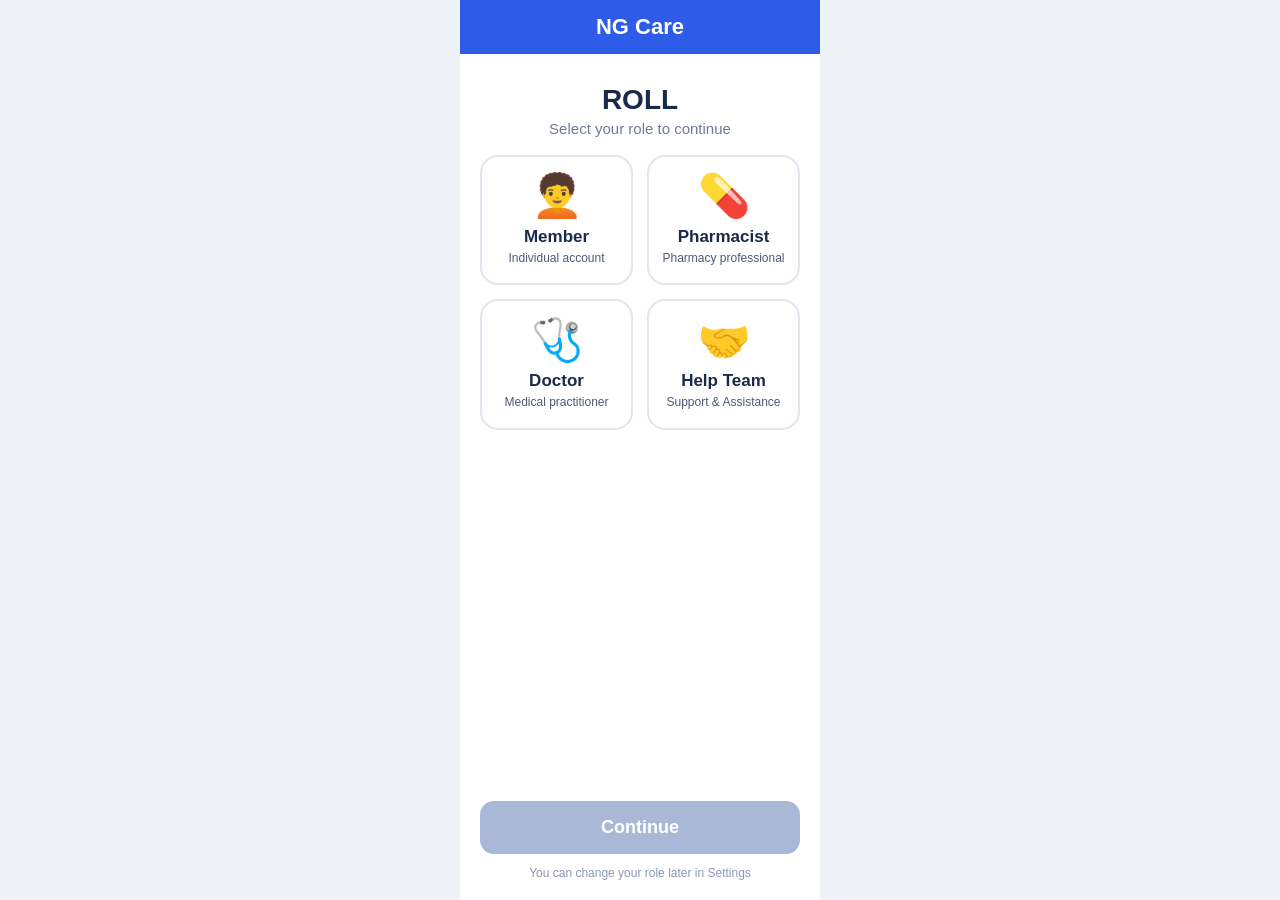
<file: index.html>
<!DOCTYPE html>
<html lang="hi">
<head>
<meta charset="UTF-8">
<meta name="viewport" content="width=device-width, initial-scale=1.0">
<title>NG Care</title>
<script>
if(localStorage.getItem("isLoggedIn") !== "true"){
  window.location.href="login.html";
}
</script>
  <link rel="stylesheet" href="style.css?v=10">
<script src="cannect.js"></script>
</head>
<body>

<div class="header">NG Care <div style="font-size:11px;font-weight:normal;margin-top:2px" id="userInfo"></div></div>
<div id="banner">Banner (Admin se lagega)</div>

<div class="cat-wrap">
  <button onclick="openCat('tablet')">💊 Tablet</button>
  <button onclick="openCat('syrup')">🍶 Syrup</button>
  <button onclick="openCat('capsule')">💊 Capsule</button>
  <button onclick="openCat('ointment')">🧴 Ointment</button>
  <button onclick="openCat('tube')"> Tube</button>
  <button onclick="openCat('lotion')"> Lotion</button>
  <button onclick="openCat('eyedrop')">👁️ Eye/Ear Drop</button>
  <button onclick="openCat('family')">👨‍👩‍👧 Family</button>
  <button onclick="openCat('surgical')">🩺 Surgical</button>
  <button onclick="openCat('injection')">💉 Injection</button>
  <button onclick="openCat('drip')">💧 Drip Set</button>
  <button onclick="openCat('other')">📦 Other</button>
</div>

<div id="homeContent">
  <div class="box"><h3>📦 New Product</h3><div id="newList" class="h-scroll new-scroll"><div class="product-card"><p>Admin se add karo</p></div></div></div>
  <div class="box"><h3>🔥 Trending Product</h3><div id="trendList" class="h-scroll"><div class="product-card"><p>Khali</p></div></div></div>
</div>

<div id="catPage" class="box" style="display:none;padding-top:50px">
 <button onclick="goHome()" class="back-btn">← Back</button>
 <h3 id="catTitle"></h3>
 <div id="catList" class="h-scroll"></div>
</div>
  
<div class="bottom-nav">
  <button class="active"><span>🏠</span>HOME</button>
  <button onclick="location.replace('pharmacy.html')"><span>💊</span>PHARMACY</button>
  <button onclick="location.replace('hospital.html')"><span>🏥</span>HOSPITAL</button>
  <button onclick="location.replace('cart.html')"><span>🛒</span>CART</button>
</div>

</body>
</html>
</file>
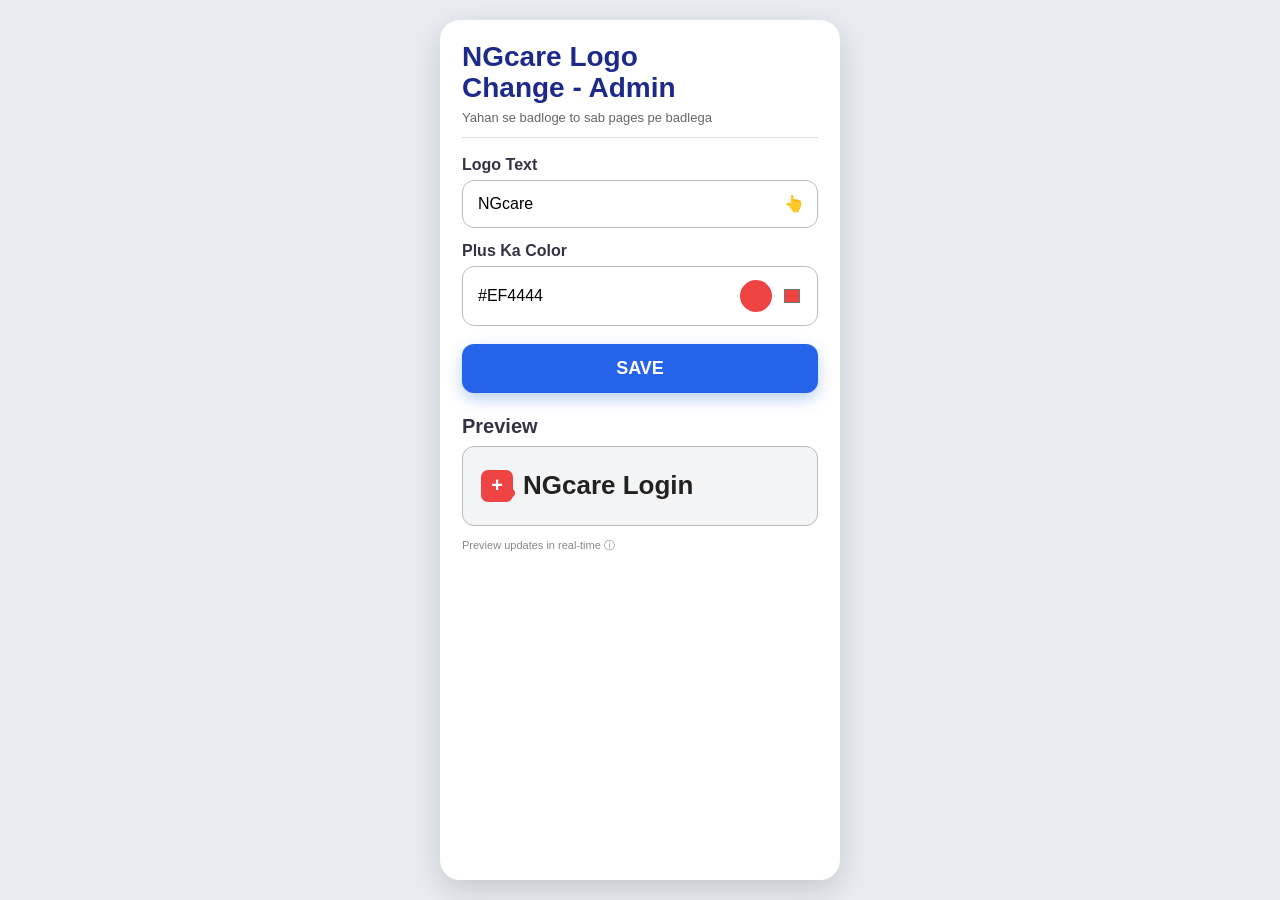
<file: admin-logo.html>
<!DOCTYPE html>
<html lang="hi">
<head>
<meta charset="UTF-8">
<meta name="viewport" content="width=device-width, initial-scale=1.0">
<title>Admin - Logo Change</title>
<style>
*{box-sizing:border-box}
body{margin:0;font-family:Arial;background:#e8ecf2;min-height:100vh;padding:20px;display:flex;justify-content:center}
.card{background:#fff;width:100%;max-width:400px;border-radius:20px;padding:22px;box-shadow:0 10px 30px rgba(0,0,0,0.15)}
h2{margin:0;color:#1e2a8a;font-size:28px;line-height:1.1}
.sub{color:#666;font-size:13px;margin:6px 0 18px 0;border-bottom:1px solid #ddd;padding-bottom:12px}
label{font-weight:bold;color:#334;display:block;margin:14px 0 6px 0}
.input{width:100%;padding:13px;border:1.5px solid #bbb;border-radius:12px;font-size:16px;display:flex;align-items:center;justify-content:space-between}
.input input{border:none;outline:none;width:70%;font-size:16px}
.color-dot{width:32px;height:32px;border-radius:50%;background:#ef4444}
.btn{width:100%;padding:14px;background:#2563eb;color:#fff;border:none;border-radius:12px;font-size:18px;font-weight:800;margin-top:18px;cursor:pointer;box-shadow:0 6px 15px rgba(37,99,235,0.3)}
.preview-title{font-weight:bold;color:#334;margin:22px 0 8px 0;font-size:20px}
.preview{border:1.5px solid #bbb;border-radius:12px;padding:18px;background:#f3f4f6;min-height:80px;display:flex;align-items:center}
.note{font-size:11px;color:#888;margin-top:12px}
</style>
</head>
<body>
<div class="card">
<h2>NGcare Logo<br>Change - Admin</h2>
<div class="sub">Yahan se badloge to sab pages pe badlega</div>

<label>Logo Text</label>
<div class="input">
<input type="text" id="logoText" value="NGcare" oninput="updatePreview()">
<span>👆</span>
</div>

<label>Plus Ka Color</label>
<div class="input">
<input type="text" id="logoColorCode" value="#EF4444" oninput="syncColor()">
<div style="display:flex;align-items:center;gap:8px">
<div id="colorDot" class="color-dot"></div>
<input type="color" id="logoColor" value="#EF4444" oninput="syncColor()" style="width:24px;height:24px;border:none;background:transparent">
</div>
</div>

<button class="btn" onclick="saveLogo()">SAVE</button>

<div class="preview-title">Preview</div>
<div class="preview" id="previewBox"></div>
<div class="note">Preview updates in real-time ⓘ</div>
</div>

<script>
function getConfig(){
  return JSON.parse(localStorage.getItem('NGCARE_LOGO_CONFIG') || '{"text":"NGcare Login","color":"#EF4444"}');
}
function updatePreview(){
  let text = document.getElementById('logoText').value || 'NGcare';
  let color = document.getElementById('logoColor').value;
  document.getElementById('previewBox').innerHTML = `<div style="display:flex;align-items:center;gap:10px"><div style="width:32px;height:32px;background:${color};border-radius:7px;display:flex;align-items:center;justify-content:center;color:#fff;font-weight:900;font-size:20px;position:relative">+<span style="position:absolute;width:8px;height:8px;background:${color};border-radius:50%;right:-2px;bottom:5px"></span></div><span style="font-size:26px;font-weight:700;color:#222">${text} Login</span></div>`;
}
function syncColor(){
  let c = document.getElementById('logoColor').value;
  document.getElementById('logoColorCode').value = c.toUpperCase();
  document.getElementById('colorDot').style.background = c;
  updatePreview();
}
function saveLogo(){
  let data = {text: document.getElementById('logoText').value, color: document.getElementById('logoColor').value};
  localStorage.setItem('NGCARE_LOGO_CONFIG', JSON.stringify(data));
  alert('SAVE ho gaya! ✅ Ab login.html, otp.html, index.html sab pe yehi logo dikhega!');
}

let cfg = getConfig();
document.getElementById('logoText').value = cfg.text.replace(' Login','');
document.getElementById('logoColor').value = cfg.color;
document.getElementById('logoColorCode').value = cfg.color.toUpperCase();
syncColor();
</script>
</body>
</html>
</file>
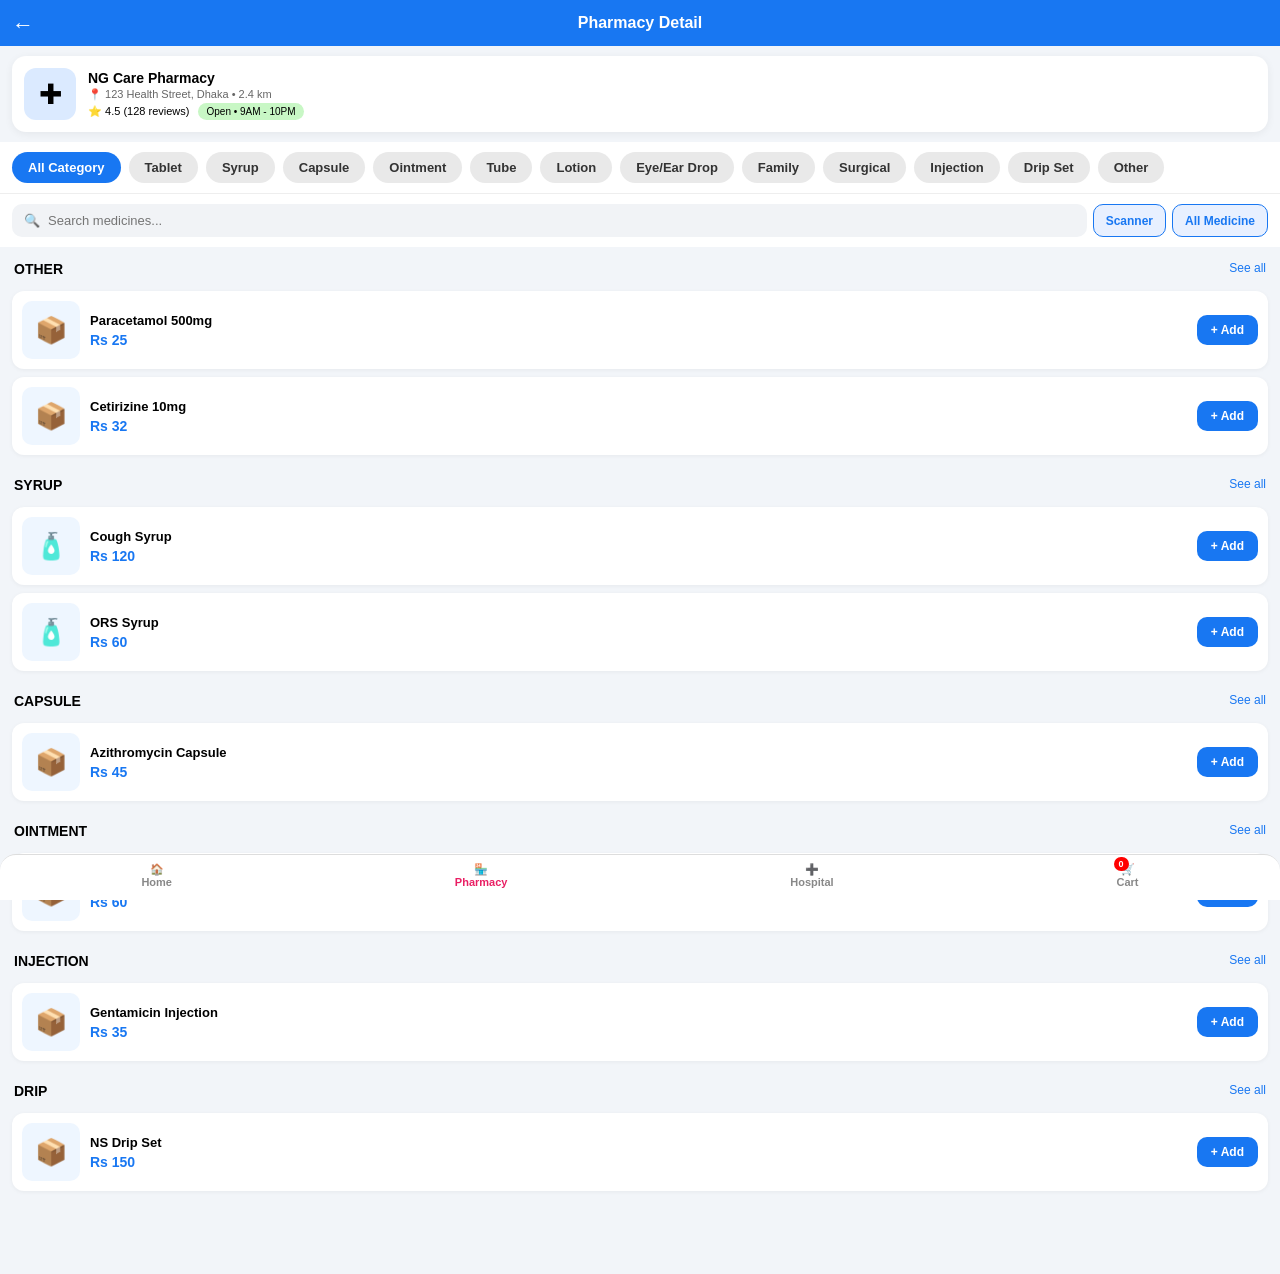
<file: admin.html>
<!DOCTYPE html>
<html lang="hi">
<head>
<meta charset="UTF-8">
<meta name="viewport" content="width=device-width, initial-scale=1.0, maximum-scale=1.0, user-scalable=no">
<title>Pharmacy Detail</title>
<style>
*{margin:0;padding:0;box-sizing:border-box;font-family:Arial,sans-serif}
body{background:#f2f5f9;font-size:13px;padding-bottom:75px}
.header{background:#1877f2;color:white;padding:14px;text-align:center;font-weight:bold;font-size:16px;position:sticky;top:0;z-index:10}
.back{position:absolute;left:12px;top:12px;background:none;border:none;color:white;font-size:22px}
.top-card{background:white;margin:10px 12px;border-radius:14px;padding:12px;display:flex;gap:12px;align-items:center;box-shadow:0 2px 8px rgba(0,0,0,0.06)}
.top-icon{width:52px;height:52px;background:#dbeaff;border-radius:12px;display:flex;align-items:center;justify-content:center;font-size:28px}
.name{font-weight:bold;font-size:14px}
.addr{font-size:11px;color:#666;margin-top:2px}
.meta{font-size:11px;margin-top:4px}
.badge-green{background:#c8f7c5;padding:3px 8px;border-radius:10px;font-size:10px;margin-left:6px}
.cat-row{display:flex;gap:8px;overflow-x:auto;padding:10px 12px;background:white;white-space:nowrap;border-bottom:1px solid #eee}
.cat-row::-webkit-scrollbar{display:none}
.cat-row button{border:none;padding:8px 16px;border-radius:20px;font-size:13px;font-weight:bold;background:#e9e9e9;color:#333;flex-shrink:0}
.cat-row button.active{background:#1877f2;color:white}
.search-row{display:flex;gap:6px;padding:10px 12px;background:white}
.search-box{flex:1;background:#f1f3f6;border-radius:10px;padding:9px 12px;display:flex;gap:8px;align-items:center}
.search-box input{border:none;outline:none;background:transparent;width:100%;font-size:13px}
.s-btn{border:1px solid #1877f2;background:#e8f0ff;color:#1877f2;padding:8px 12px;border-radius:10px;font-size:12px;font-weight:bold}
.sec-title{padding:14px 14px 6px 14px;display:flex;justify-content:space-between;background:#f2f5f9}
.sec-title b{font-size:14px}
.sec-title span{font-size:12px;color:#1877f2}
.prod-card{background:white;margin:8px 12px;border-radius:12px;padding:10px;display:flex;gap:10px;align-items:center;box-shadow:0 1px 4px rgba(0,0,0,0.05)}
.prod-img{width:58px;height:58px;background:#eef6ff;border-radius:10px;display:flex;align-items:center;justify-content:center;font-size:26px;flex-shrink:0}
.prod-mid{flex:1}
.prod-mid b{font-size:13px;display:block;line-height:15px}
.prod-mid .price{font-size:14px;font-weight:bold;color:#1877f2;margin-top:4px}
.add-btn{background:#1877f2;color:white;border:none;padding:8px 14px;border-radius:10px;font-size:12px;font-weight:bold}
.bottom-nav{position:fixed;bottom:0;left:0;right:0;background:white;display:flex;justify-content:space-around;padding:8px 0 12px 0;border-top:1px solid #ddd;border-radius:16px 16px 0 0;z-index:99}
.bottom-nav a{text-decoration:none;text-align:center;font-size:11px;color:#888;font-weight:bold}
.bottom-nav a.active{color:#e91e63}
.cart-badge{background:red;color:white;font-size:9px;padding:2px 5px;border-radius:10px;position:absolute;top:-6px;right:10px}
</style>
</head>
<body>

<div class="header"><button class="back" onclick="history.back()">←</button> Pharmacy Detail</div>

<div class="top-card">
  <div class="top-icon">✚</div>
  <div>
    <div class="name">NG Care Pharmacy</div>
    <div class="addr">📍 123 Health Street, Dhaka • 2.4 km</div>
    <div class="meta">⭐ 4.5 (128 reviews) <span class="badge-green">Open • 9AM - 10PM</span></div>
  </div>
</div>

<!-- 12 Category - Quantity Hata Diya -->
<div class="cat-row" id="catRow">
  <button class="active" onclick="filterCat('ALL',this)">All Category</button>
  <button onclick="filterCat('TABLET',this)">Tablet</button>
  <button onclick="filterCat('SYRUP',this)">Syrup</button>
  <button onclick="filterCat('CAPSULE',this)">Capsule</button>
  <button onclick="filterCat('OINTMENT',this)">Ointment</button>
  <button onclick="filterCat('TUBE',this)">Tube</button>
  <button onclick="filterCat('LOTION',this)">Lotion</button>
  <button onclick="filterCat('EYE_EAR',this)">Eye/Ear Drop</button>
  <button onclick="filterCat('FAMILY',this)">Family</button>
  <button onclick="filterCat('SURGICAL',this)">Surgical</button>
  <button onclick="filterCat('INJECTION',this)">Injection</button>
  <button onclick="filterCat('DRIP',this)">Drip Set</button>
  <button onclick="filterCat('OTHER',this)">Other</button>
</div>

<div class="search-row">
  <div class="search-box">🔍 <input id="searchInput" placeholder="Search medicines..."></div>
  <button class="s-btn">Scanner</button>
  <button class="s-btn" onclick="render(medicines)">All Medicine</button>
</div>

<div id="productArea"></div>

<div class="bottom-nav">
  <a href="index.html">🏠<br>Home</a>
  <a class="active">🏪<br>Pharmacy</a>
  <a href="hospital.html">➕<br>Hospital</a>
  <a href="cart.html" style="position:relative">🛒<br>Cart <span class="cart-badge" id="cartCount">0</span></a>
</div>

<script>
function autoCategory(name){
  let n=name.toUpperCase();
  if(n.includes("TAB")) return "TABLET";
  if(n.includes("SYR")) return "SYRUP";
  if(n.includes("CAP")) return "CAPSULE";
  if(n.includes("OINT")) return "OINTMENT";
  if(n.includes("TUBE")) return "TUBE";
  if(n.includes("LOTION")) return "LOTION";
  if(n.includes("EYE") || n.includes("EAR") || n.includes("DROP")) return "EYE_EAR";
  if(n.includes("FAMILY") || n.includes("BABY")) return "FAMILY";
  if(n.includes("SURGICAL") || n.includes("BANDAGE")) return "SURGICAL";
  if(n.includes("INJ")) return "INJECTION";
  if(n.includes("DRIP") || n.includes("IV SET")) return "DRIP";
  return "OTHER";
}

let medicines = [
  {id:"M1",name:"Paracetamol 500mg",price:25},
  {id:"M2",name:"Cetirizine 10mg",price:32},
  {id:"M3",name:"Cough Syrup",price:120},
  {id:"M4",name:"ORS Syrup",price:60},
  {id:"M5",name:"Azithromycin Capsule",price:45},
  {id:"M6",name:"Betnovate Ointment",price:60},
  {id:"M7",name:"Gentamicin Injection",price:35},
  {id:"M8",name:"NS Drip Set",price:150}
].map(m=>({...m,cat:autoCategory(m.name)}));

let cart = JSON.parse(localStorage.getItem('cart'))||[];
document.getElementById('cartCount').innerText=cart.length;

function card(m){
  return `<div class="prod-card">
    <div class="prod-img">${m.cat=='TABLET'?'💊':m.cat=='SYRUP'?'🧴':'📦'}</div>
    <div class="prod-mid"><b>${m.name}</b><div class="price">Rs ${m.price}</div></div>
    <button class="add-btn" onclick="addToCart('${m.id}')">+ Add</button>
  </div>`;
}

function render(list){
  if(list.length==0){document.getElementById('productArea').innerHTML="<p style='text-align:center;padding:30px;color:#888'>No Medicine</p>";return}
  // Group by category without quantity count
  let cats = [...new Set(list.map(m=>m.cat))];
  let html="";
  cats.forEach(c=>{
    html+= `<div class="sec-title"><b>${c.replace('_','/')}</b><span>See all</span></div>`;
    html+= list.filter(m=>m.cat==c).map(m=>card(m)).join('');
  });
  document.getElementById('productArea').innerHTML=html;
}

function filterCat(cat,btn){
  document.querySelectorAll('.cat-row button').forEach(b=>b.classList.remove('active'));
  btn.classList.add('active');
  if(cat=='ALL') render(medicines);
  else render(medicines.filter(m=>m.cat==cat));
}

function addToCart(id){
  cart.push(medicines.find(m=>m.id==id));
  localStorage.setItem('cart',JSON.stringify(cart));
  document.getElementById('cartCount').innerText=cart.length;
}

document.getElementById('searchInput').addEventListener('input',function(){
  let v=this.value.toLowerCase();
  render(medicines.filter(m=>m.name.toLowerCase().includes(v)));
});

// URL se cat aaye to filter kar do
let urlCat = new URLSearchParams(window.location.search).get('cat');
if(urlCat){ 
  setTimeout(()=>{
    let b = [...document.querySelectorAll('.cat-row button')].find(x=>x.innerText.toUpperCase().includes(urlCat));
    if(b) filterCat(urlCat,b);
  },100);
} else { render(medicines); }
</script>
</body>
</html>
</file>
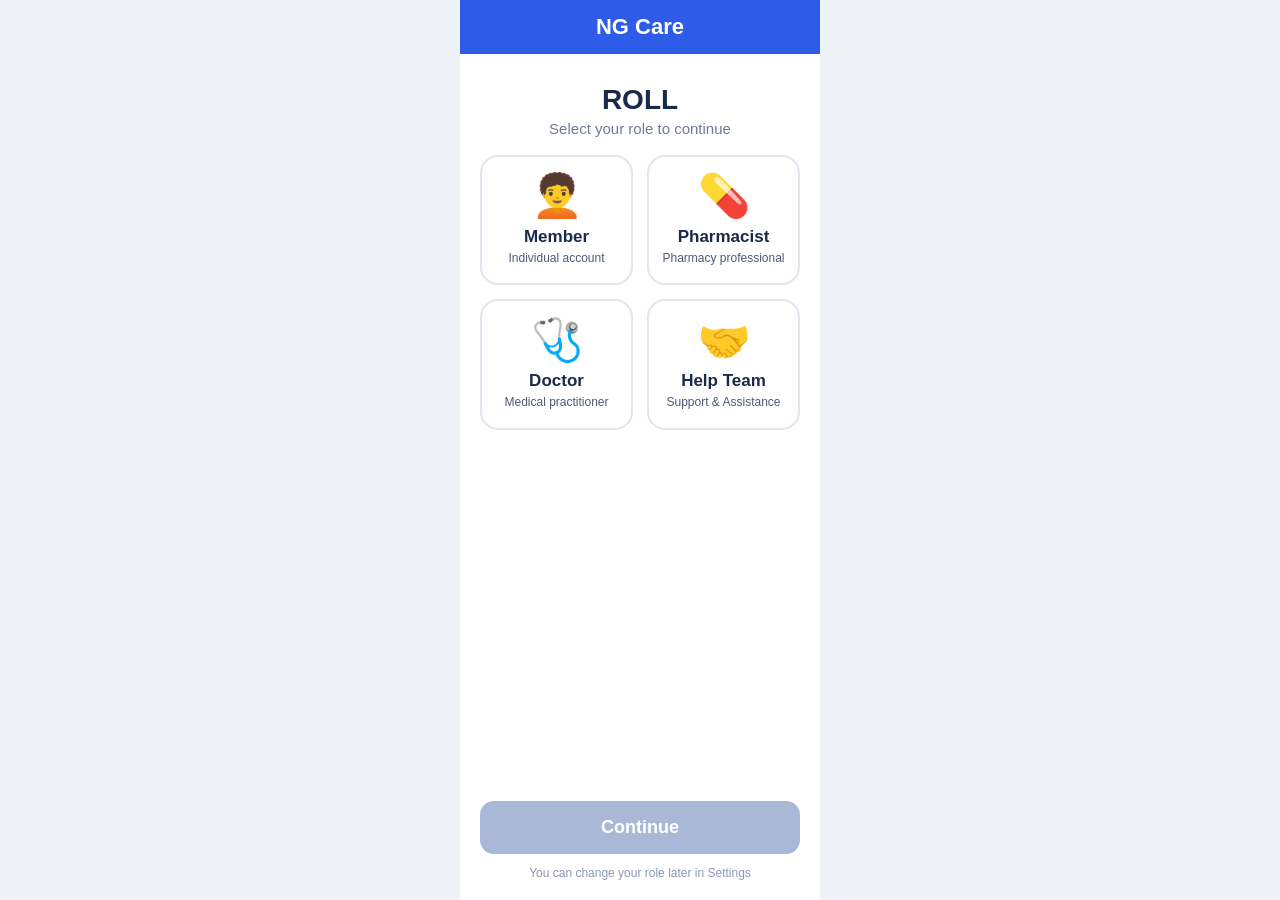
<file: login.html>
<!DOCTYPE html>
<html lang="hi">
<head>
<meta charset="UTF-8">
<meta name="viewport" content="width=device-width, initial-scale=1.0">
<title>Login - NG Care</title>
<style>
*{margin:0;padding:0;box-sizing:border-box;font-family:Arial}
body{background:#eef2f7;display:flex;justify-content:center;padding:0}
.phone{width:360px;max-width:100%;background:white;min-height:100vh;display:flex;flex-direction:column}
.header{background:#2e5be8;color:white;padding:14px;text-align:center;font-weight:bold;font-size:22px}
.container{padding:20px;flex:1}
.roll-title{text-align:center;font-weight:bold;font-size:28px;color:#1a2a4a;margin-top:10px}
.roll-sub{text-align:center;color:#6b7a99;font-size:15px;margin-top:4px;margin-bottom:18px}
.roles{display:grid;grid-template-columns:1fr 1fr;gap:14px}
.role-box{border:2px solid #e1e6ef;border-radius:18px;padding:18px 8px;text-align:center;cursor:pointer;background:white;transition:0.2s}
.role-box.active{border-color:#2e5be8;background:#e8efff;box-shadow:0 4px 12px rgba(46,91,232,0.2)}
.role-box .icon{font-size:42px;line-height:1}
.role-box b{display:block;margin-top:10px;font-size:17px;color:#1a2a4a}
.role-box small{display:block;font-size:12px;color:#4a5a7a;margin-top:4px;line-height:1.2}
.continue-wrap{padding:20px}
.continue{width:100%;padding:16px;background:#2e5be8;color:white;border:none;border-radius:14px;font-weight:bold;font-size:18px;cursor:pointer}
.continue:disabled{background:#aab8d8}
.note{font-size:12px;text-align:center;margin-top:12px;color:#8a99b5}
</style>
</head>
<body>
<div class="phone">
  <div class="header">NG Care</div>
  <div class="container">
    <div class="roll-title">ROLL</div>
    <div class="roll-sub">Select your role to continue</div>
    <div class="roles">
      <div class="role-box" onclick="selectRole(this,'Member')">
        <div class="icon">🧑‍🦱</div>
        <b>Member</b>
        <small>Individual account</small>
      </div>
      <div class="role-box" onclick="selectRole(this,'Pharmacist')">
        <div class="icon">💊</div>
        <b>Pharmacist</b>
        <small>Pharmacy professional</small>
      </div>
      <div class="role-box" onclick="selectRole(this,'Doctor')">
        <div class="icon">🩺</div>
        <b>Doctor</b>
        <small>Medical practitioner</small>
      </div>
      <div class="role-box" onclick="selectRole(this,'Help Team')">
        <div class="icon">🤝</div>
        <b>Help Team</b>
        <small>Support & Assistance</small>
      </div>
    </div>
  </div>
  <div class="continue-wrap">
    <button class="continue" id="btnContinue" disabled onclick="goNext()">Continue</button>
    <div class="note">You can change your role later in Settings</div>
  </div>
</div>
<script>
let selectedRole = "";
function selectRole(el, role){
  document.querySelectorAll('.role-box').forEach(b=>b.classList.remove('active'));
  el.classList.add('active');
  selectedRole = role;
  document.getElementById('btnContinue').disabled = false;
}
function goNext(){
  if(!selectedRole){ alert("Pahle Role select karo"); return; }
  localStorage.setItem("role", selectedRole);
  window.location.href="otp.html";
}
</script>
</body>
</html>
</file>
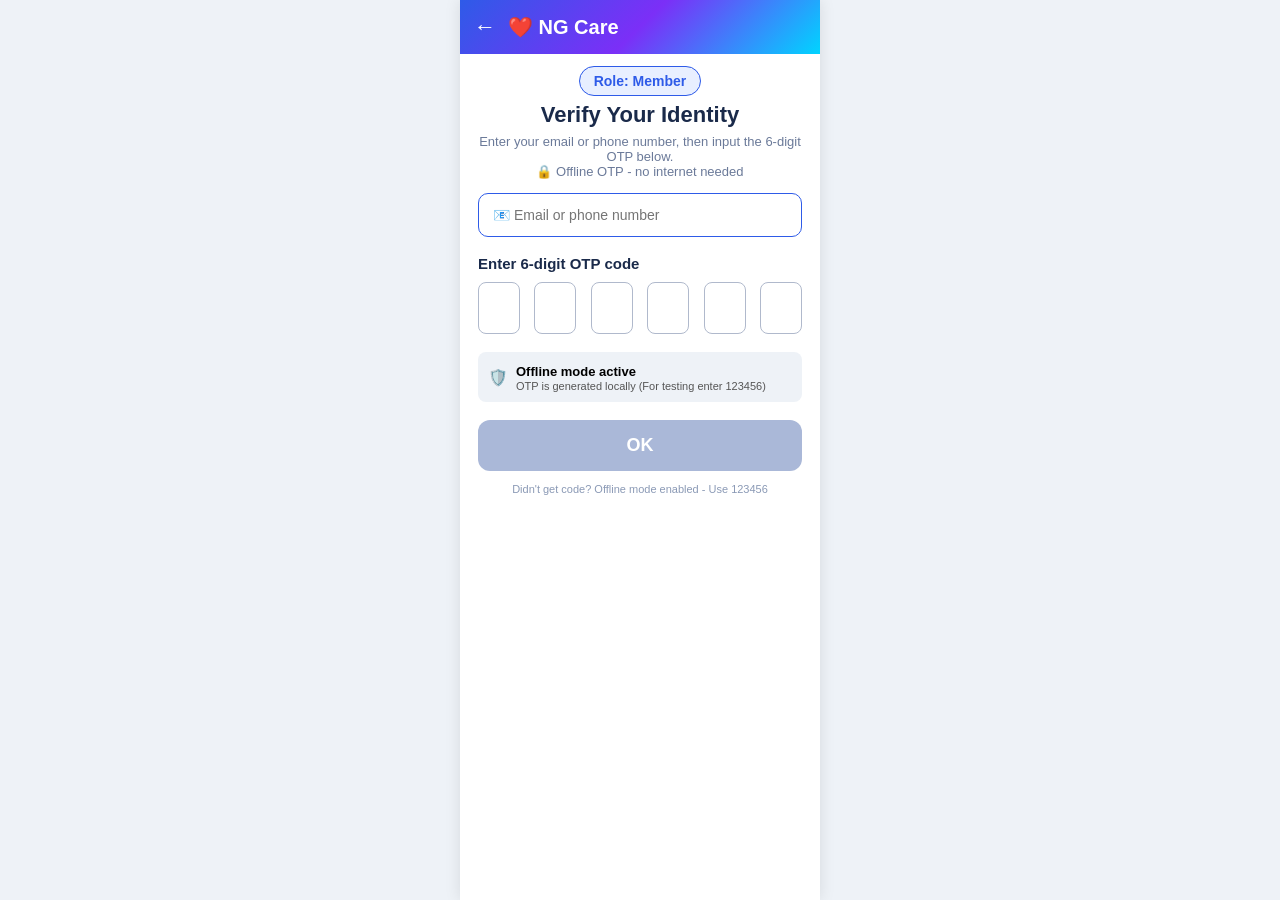
<file: otp.html>
<!DOCTYPE html>
<html lang="hi">
<head>
<meta charset="UTF-8">
<meta name="viewport" content="width=device-width, initial-scale=1.0">
<title>OTP - NG Care</title>
<style>
*{margin:0;padding:0;box-sizing:border-box;font-family:Arial}
body{background:#eef2f7;display:flex;justify-content:center}
.phone{width:360px;background:white;min-height:100vh;display:flex;flex-direction:column;box-shadow:0 0 15px rgba(0,0,0,0.1)}
.header{background:linear-gradient(135deg,#2e5be8,#7b2ff7,#00d4ff);color:white;padding:14px;display:flex;align-items:center;gap:12px}
.back{font-size:22px;cursor:pointer}
.header b{font-size:20px}
.container{padding:18px;flex:1}
.role-badge{text-align:center;margin-bottom:12px}
.role-badge span{border:1.5px solid #2e5be8;color:#2e5be8;background:#e8efff;padding:6px 14px;border-radius:20px;font-weight:bold;font-size:14px}
.title{text-align:center;font-weight:bold;font-size:22px;color:#1a2a4a;margin:12px 0 6px}
.sub{text-align:center;color:#6b7a99;font-size:13px;margin-bottom:14px}
.input-email{width:100%;padding:13px 14px;border:1.5px solid #2e5be8;border-radius:10px;font-size:14px;outline:none;margin-bottom:18px}
.otp-label{font-weight:bold;color:#1a2a4a;margin-bottom:10px;font-size:15px}
.otp-boxes{display:flex;gap:8px;justify-content:space-between;margin-bottom:18px}
.otp-boxes input{width:42px;height:52px;text-align:center;font-size:20px;font-weight:bold;border:1.5px solid #b0b9cc;border-radius:8px;outline:none}
.otp-boxes input:focus{border-color:#2e5be8;background:#f0f5ff}
.offline-box{background:#eef2f7;padding:10px;border-radius:8px;display:flex;gap:8px;align-items:center;margin-bottom:18px}
.offline-box b{font-size:13px}
.offline-box p{font-size:11px;color:#555}
.ok-btn{width:100%;padding:15px;background:#2e5be8;color:white;border:none;border-radius:12px;font-weight:bold;font-size:18px;cursor:pointer}
.ok-btn:disabled{background:#aab8d8}
.footer-note{text-align:center;font-size:11px;color:#8a99b5;margin-top:12px}
</style>
</head>
<body>
<div class="phone">
  <div class="header">
    <div class="back" onclick="history.back()">←</div>
    <b>❤️ NG Care</b>
  </div>
  <div class="container">
    <div class="role-badge"><span id="roleShow">Role: Member</span></div>
    <div class="title">Verify Your Identity</div>
    <div class="sub">Enter your email or phone number, then input the 6-digit OTP below.<br>🔒 Offline OTP - no internet needed</div>
    
    <input id="emailPhone" class="input-email" type="text" placeholder="📧 Email or phone number">
    
    <div class="otp-label">Enter 6-digit OTP code</div>
    <div class="otp-boxes">
      <input maxlength="1" id="o1" oninput="jump(this,'o2')" type="tel">
      <input maxlength="1" id="o2" oninput="jump(this,'o3')" type="tel">
      <input maxlength="1" id="o3" oninput="jump(this,'o4')" type="tel">
      <input maxlength="1" id="o4" oninput="jump(this,'o5')" type="tel">
      <input maxlength="1" id="o5" oninput="jump(this,'o6')" type="tel">
      <input maxlength="1" id="o6" oninput="checkComplete()" type="tel">
    </div>

    <div class="offline-box">
      <div>🛡️</div>
      <div><b>Offline mode active</b><p>OTP is generated locally (For testing enter 123456)</p></div>
    </div>

    <button class="ok-btn" id="okBtn" disabled onclick="verify()">OK</button>
    <div class="footer-note">Didn't get code? Offline mode enabled - Use 123456</div>
  </div>
</div>

<script>
// Roll dikhana
let role = localStorage.getItem("role") || "Member";
document.getElementById("roleShow").innerText = "Role: " + role;

function jump(curr, nextId){
  if(curr.value.length==1){
    document.getElementById(nextId)?.focus();
  }
  checkComplete();
}
function checkComplete(){
  let otp = "";
  for(let i=1;i<=6;i++){ otp += document.getElementById("o"+i).value; }
  document.getElementById("okBtn").disabled = otp.length < 6;
}
// Offline OTP logic
function verify(){
  let email = document.getElementById("emailPhone").value.trim();
  if(email.length < 5){ alert("Email / Phone dalo"); return; }
  let otp = "";
  for(let i=1;i<=6;i++){ otp += document.getElementById("o"+i).value; }
  
  // OFFLINE CHECK - 123456 ya koi bhi 6 digit chalega (testing ke liye)
  if(otp.length==6){
    localStorage.setItem("userContact", email);
    localStorage.setItem("isLoggedIn", "true");
    window.location.href="index.html"; // Next file -> Index.html
  } else {
    alert("6 ank ka OTP dalo");
  }
}
</script>
</body>
</html>
</file>
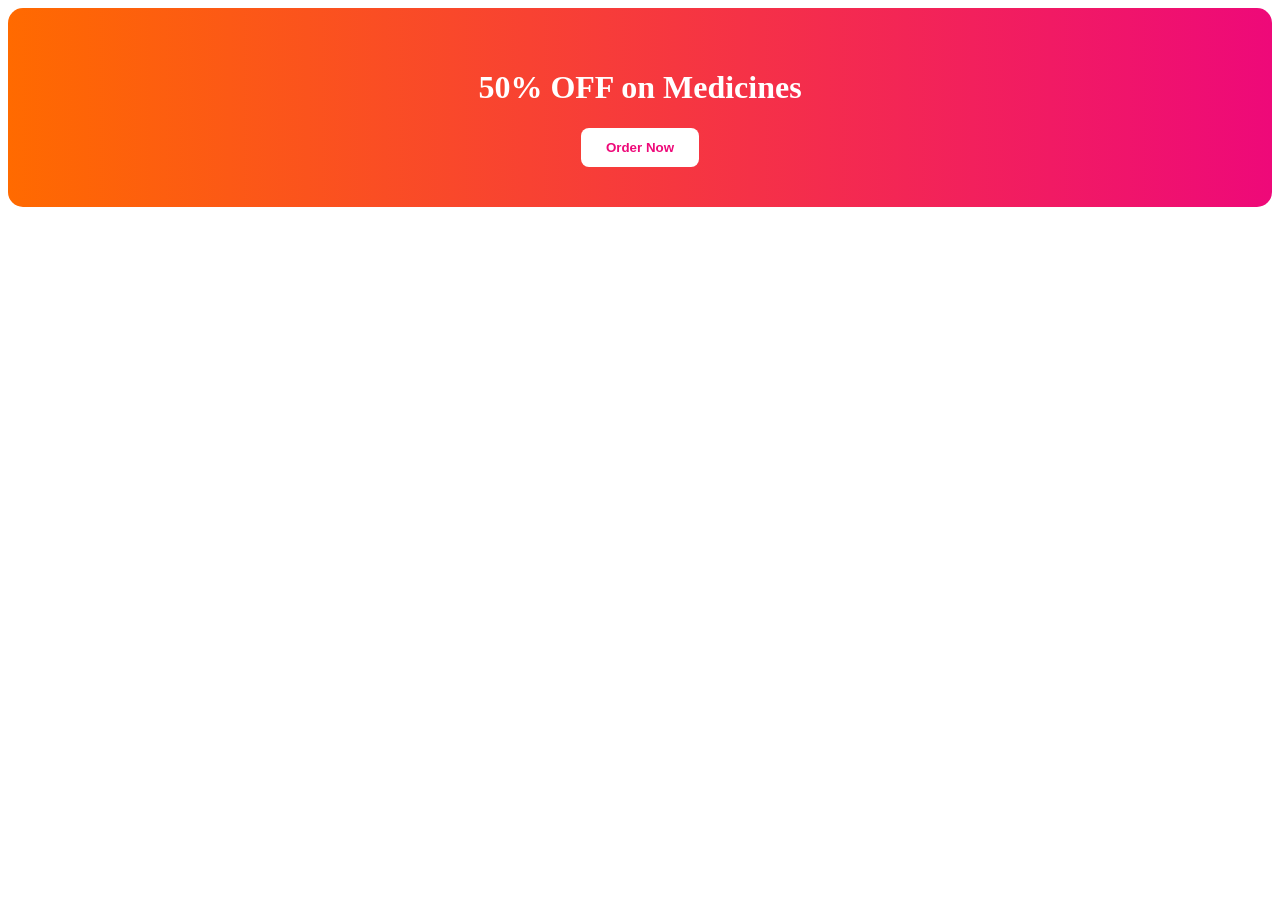
<file: text.html>
<!DOCTYPE html>
<html>
<head>
<title>Test Page</title>
</head>
<body>

<div style="background: linear-gradient(90deg, #ff6a00, #ee0979); padding: 40px; text-align: center; color: white; border-radius: 15px;">
  <h1>50% OFF on Medicines</h1>
  <button style="padding: 12px 25px; border: none; background: white; color: #ee0979; font-weight: bold; border-radius: 8px;">Order Now</button>
</div>

</body>
</html>
</file>
<file: style.css>
* { margin:0; padding:0; box-sizing:border-box; font-family: Arial, sans-serif; }
body { background:#f0f4f8; padding-bottom:85px; }

.header { background:#0d47a1; color:white; text-align:center; padding:12px 0 10px; font-size:22px; font-weight:bold; position:sticky; top:0; z-index:100; }

#banner { background:white; margin:10px; border-radius:12px; height:130px; display:flex; align-items:center; justify-content:center; color:#999; font-size:14px; box-shadow:0 2px 6px rgba(0,0,0,0.08); }

.cat-wrap { background:white; margin:10px; padding:10px; border-radius:12px; display:flex; flex-wrap:wrap; gap:6px; box-shadow:0 2px 6px rgba(0,0,0,0.08); }
.cat-wrap button { padding:8px 14px; border-radius:20px; border:1px solid #0d47a1; background:white; font-size:13px; cursor:pointer; }
.cat-wrap button:active { background:#0d47a1; color:white; }

.box { background:white; margin:10px; padding:12px; border-radius:12px; box-shadow:0 2px 6px rgba(0,0,0,0.08); }
.box h3 { margin-bottom:10px; font-size:16px; }

.h-scroll { display:flex; gap:10px; overflow-x:auto; padding-bottom:5px; }
.h-scroll::-webkit-scrollbar { display:none; }
.product-card { min-width:140px; background:#f9f9f9; border-radius:10px; padding:15px; text-align:center; border:1px solid #eee; }

/* Bottom Nav - FINAL */
.bottom-nav { position:fixed; bottom:0; left:0; right:0; background:white; display:flex; justify-content:space-around; padding:8px 0; border-top:2px solid #0d47a1; z-index:9999; }
.bottom-nav button { background:none; border:none; display:flex; flex-direction:column; align-items:center; font-size:11px; font-weight:bold; color:#0d47a1; gap:2px; }
.bottom-nav button span { font-size:22px; }
.bottom-nav button.active { background:#0d47a1; color:white; padding:6px 18px; border-radius:25px; }

.back-btn { margin:10px; padding:8px 14px; border-radius:8px; border:1px solid #ccc; background:white; }

/* ===== SEARCH BADA ===== */
#searchAll, #hospSearch, input[id*="Search"], input[placeholder*="Search"]{
  width:92% !important;
  display:block !important;
  margin: 15px auto !important;
  padding:14px !important;
  font-size:16px !important;
  border:2px solid #0d47a1 !important;
  border-radius:15px !important;
}

/* ===== LIST / SCANNER BADE - FINAL FIX ===== */
#pharmacyList, #hospitalList, #cartList {
  padding: 10px !important;
}
button {
  cursor: pointer;
}
/* Jo List Scanner button hai unko target */
body > button, div > button:not(.bottom-nav button):not(.cat-wrap button) {
  padding: 12px 22px !important;
  font-size: 17px !important;
  font-weight: bold !important;
  border-radius: 12px !important;
  margin: 10px 6px !important;
  border: 2px solid #0d47a1 !important;
  background: #e3f2fd !important;
  color: #0d47a1 !important;
}

/* List ke andar ke cards bade */
#pharmacyList div, #hospitalList div, #cartList div, .card, .item, .cart-item {
  padding: 18px !important;
  font-size: 18px !important;
  border-radius: 16px !important;
  margin: 12px auto !important;
  width: 92% !important;
  background: white !important;
  box-shadow: 0 4px 10px rgba(0,0,0,0.1) !important;
}
/* --- CSS KE NICHE LAST ME PASTE KARO --- */
#reader{
  width:94%;
  display:none;
  min-height:350px;
  background:#000;
  border-radius:12px;
  margin:10px auto;
  overflow:hidden;
  position:relative;
}
#reader video{
  width:100% !important;
  height:350px !important;
  object-fit:cover !important;
  display:block !important;
}
.board{
  background:#fff;
  border-radius:12px;
  padding:12px;
  margin:10px 12px 0;
  display:flex;
  justify-content:space-between;
  align-items:center;
  box-shadow:0 2px 6px rgba(0,0,0,0.08);
}
.board button{
  background:#0d47a1;
  color:#fff;
  border:none;
  padding:6px 14px;
  border-radius:8px;
}
#medicalList, #outsideList{
  padding-bottom:20px;
}
</file>
